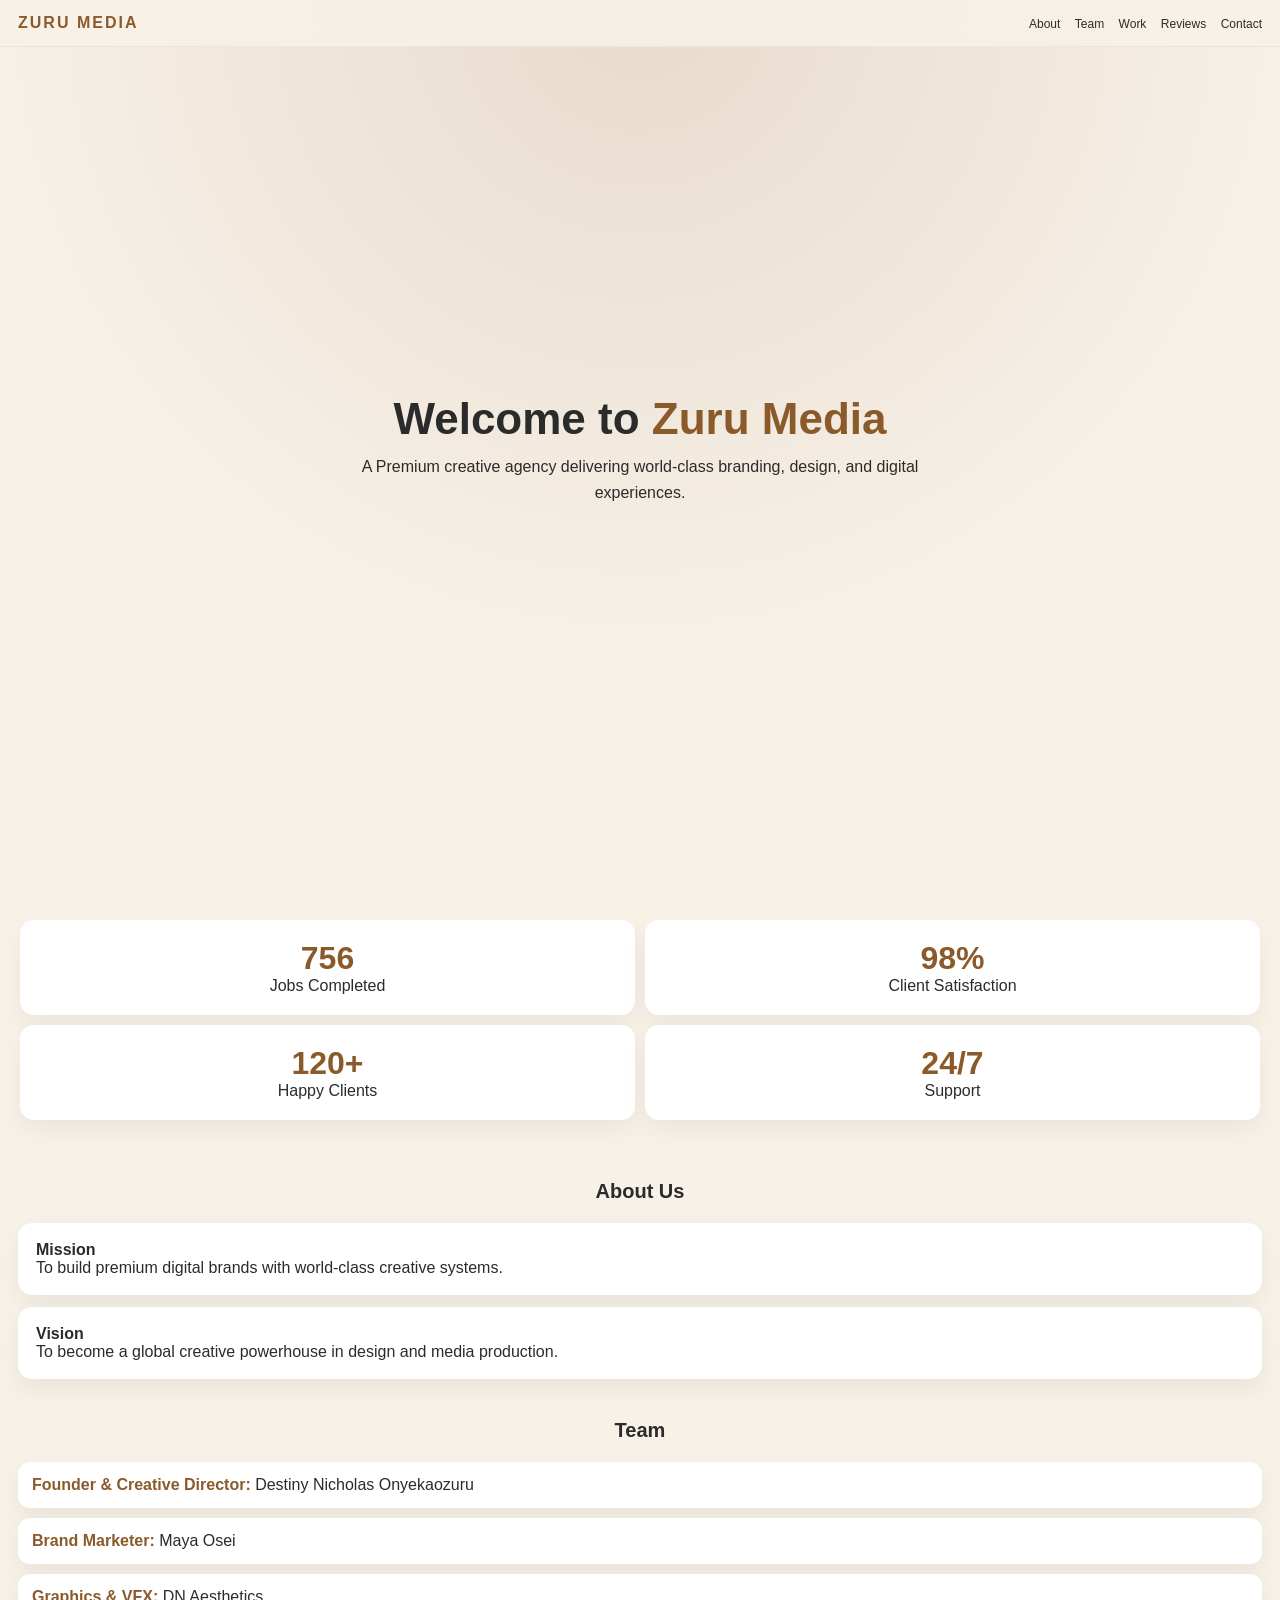
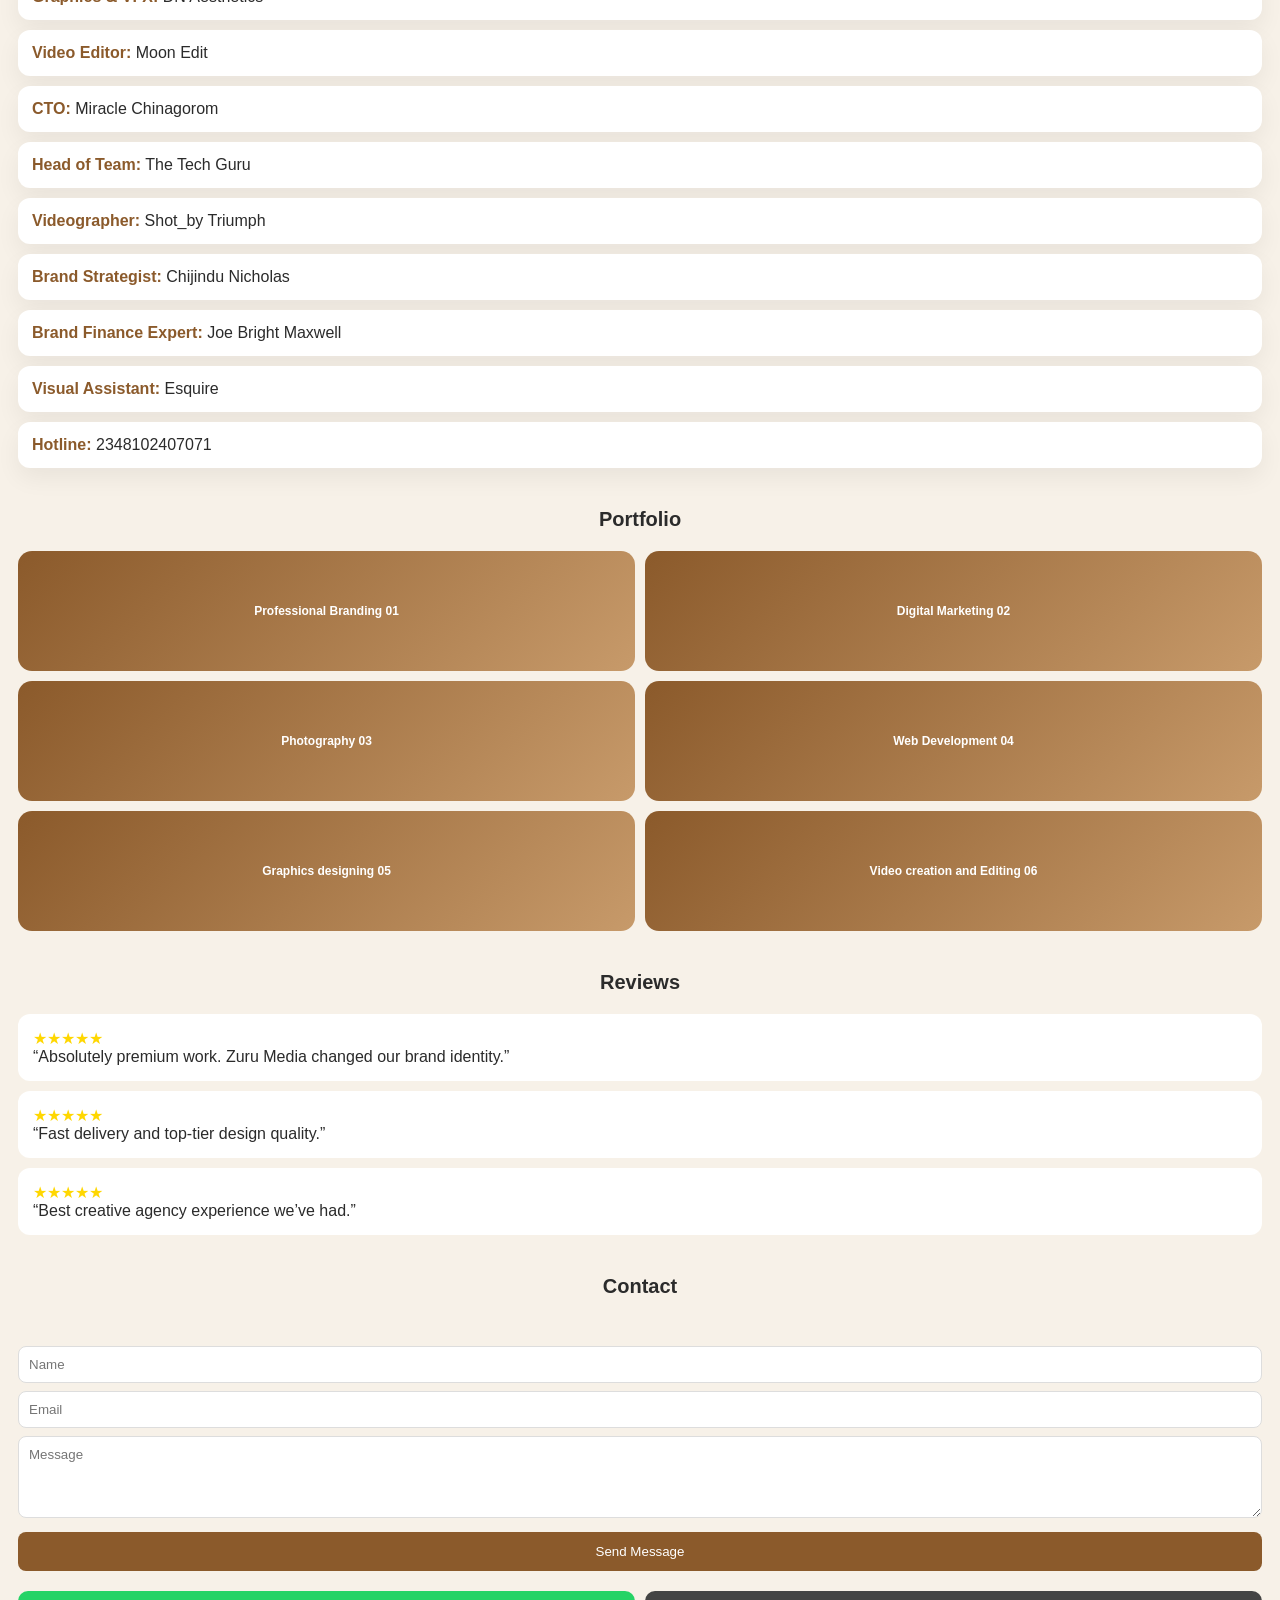
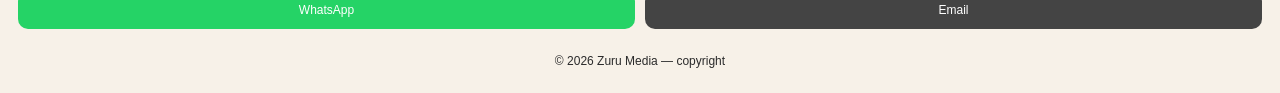
<file: index.html>
<!DOCTYPE html>
<html lang="en">
<head>
<meta charset="UTF-8">
<meta name="viewport" content="width=device-width, initial-scale=1.0">
<title>Zuru Media — Official Website</title>

<style>
:root{
    --cedar-brown:#8B5A2B;
    --silk-milk:#F7F1E8;
    --dark:#111;
    --text:#2b2b2b;
    --glass:rgba(255,255,255,0.7);
}

*{
    margin:0;
    padding:0;
    box-sizing:border-box;
    font-family:-apple-system, BlinkMacSystemFont, "Segoe UI", Arial;
}

body{
    background:var(--silk-milk);
    color:var(--text);
    scroll-behavior:smooth;
}

/* HEADER */
header{
    position:fixed;
    top:0;
    width:100%;
    background:rgba(247,241,232,0.85);
    backdrop-filter:blur(20px);
    display:flex;
    justify-content:space-between;
    align-items:center;
    padding:14px 18px;
    border-bottom:1px solid #e6e6e6;
    z-index:1000;
}

.logo{
    font-weight:900;
    color:var(--cedar-brown);
    letter-spacing:2px;
}

nav a{
    margin-left:10px;
    font-size:12px;
    text-decoration:none;
    color:var(--text);
}

nav a:hover{
    color:var(--cedar-brown);
}

/* HERO */
.hero{
    height:100vh;
    display:flex;
    align-items:center;
    justify-content:center;
    text-align:center;
    padding:20px;
    background:radial-gradient(circle at top, rgba(139,90,43,0.15), transparent 60%);
}

.hero h1{
    font-size:44px;
}

.hero span{
    color:var(--cedar-brown);
}

.hero p{
    margin-top:10px;
    max-width:600px;
    line-height:1.6;
}

/* STATS */
.stats{
    display:grid;
    grid-template-columns:1fr 1fr;
    gap:10px;
    padding:20px;
}

.stat{
    background:white;
    padding:20px;
    border-radius:14px;
    text-align:center;
    box-shadow:0 10px 25px rgba(0,0,0,0.05);
}

.stat h2{
    color:var(--cedar-brown);
    font-size:32px;
}

/* SECTION TITLE */
.title{
    text-align:center;
    margin:40px 0 20px;
    font-size:20px;
}

/* ABOUT */
.about{
    padding:0 18px;
}

.card{
    background:white;
    padding:18px;
    margin-bottom:12px;
    border-radius:14px;
    box-shadow:0 10px 25px rgba(0,0,0,0.06);
}

/* ===================== */
/* ✅ TEAM SECTION ADDED */
/* ===================== */

.team{
    padding:0 18px;
}

.member{
    background:white;
    padding:14px;
    margin-bottom:10px;
    border-radius:12px;
    box-shadow:0 10px 25px rgba(0,0,0,0.06);
}

.member b{
    color:var(--cedar-brown);
}

/* PORTFOLIO */
.gallery{
    display:grid;
    grid-template-columns:1fr 1fr;
    gap:10px;
    padding:0 18px;
}

.item{
    height:120px;
    border-radius:14px;
    background:linear-gradient(135deg,var(--cedar-brown),#c79a6a);
    display:flex;
    align-items:center;
    justify-content:center;
    color:white;
    font-size:12px;
    font-weight:600;
    cursor:pointer;
}

/* REVIEWS */
.reviews{
    padding:0 18px;
}

.review{
    background:white;
    padding:15px;
    margin-bottom:10px;
    border-radius:12px;
}

.stars{ color:gold; }

/* CONTACT */
.contact{
    padding:20px 18px;
}

input,textarea{
    width:100%;
    margin-top:8px;
    padding:10px;
    border-radius:8px;
    border:1px solid #ddd;
}

button{
    width:100%;
    margin-top:10px;
    padding:12px;
    border:none;
    border-radius:8px;
    background:var(--cedar-brown);
    color:white;
}

/* ACTION BUTTONS */
.actions{
    display:flex;
    gap:10px;
    padding:0 18px;
}

.btn{
    flex:1;
    text-align:center;
    padding:12px;
    border-radius:10px;
    text-decoration:none;
    font-size:12px;
    color:white;
}

.wa{background:#25D366;}
.mail{background:#444;}

/* MODAL */
.modal{
    position:fixed;
    inset:0;
    background:rgba(0,0,0,0.6);
    display:none;
    align-items:center;
    justify-content:center;
}

.modal-content{
    background:white;
    padding:20px;
    border-radius:14px;
    width:85%;
    max-width:400px;
}

/* ANIM */
@keyframes fadeUp{
    from{opacity:0;transform:translateY(20px);}
    to{opacity:1;transform:translateY(0);}
}
</style>
</head>

<body>

<header>
    <div class="logo">ZURU MEDIA</div>
    <nav>
        <a href="#about">About</a>
        <a href="#team">Team</a>
        <a href="#work">Work</a>
        <a href="#reviews">Reviews</a>
        <a href="#contact">Contact</a>
    </nav>
</header>

<!-- HERO -->
<section class="hero">
    <div>
        <h1>Welcome to <span>Zuru Media</span></h1>
        <p>A Premium creative agency delivering world-class branding, design, and digital experiences.</p>
    </div>
</section>

<!-- STATS -->
<div class="stats">
    <div class="stat">
        <h2 id="jobs">756</h2>
        <p>Jobs Completed</p>
    </div>

    <div class="stat">
        <h2>98%</h2>
        <p>Client Satisfaction</p>
    </div>

    <div class="stat">
        <h2>120+</h2>
        <p>Happy Clients</p>
    </div>

    <div class="stat">
        <h2>24/7</h2>
        <p>Support</p>
    </div>
</div>

<!-- ABOUT -->
<h2 class="title" id="about">About Us</h2>
<div class="about">
    <div class="card">
        <b>Mission</b>
        <p>To build premium digital brands with world-class creative systems.</p>
    </div>

    <div class="card">
        <b>Vision</b>
        <p>To become a global creative powerhouse in design and media production.</p>
    </div>
</div>

<!-- ===================== -->
<!-- ✅ TEAM SECTION HERE -->
<!-- ===================== -->

<h2 class="title" id="team">Team</h2>

<div class="team">

    <div class="member"><b>Founder & Creative Director:</b> Destiny Nicholas Onyekaozuru</div>
    <div class="member"><b>Brand Marketer:</b> Maya Osei</div>
    <div class="member"><b>Graphics & VFX:</b> DN Aesthetics</div>
    <div class="member"><b>Video Editor:</b> Moon Edit</div>
    <div class="member"><b>CTO:</b> Miracle Chinagorom</div>
    <div class="member"><b>Head of Team:</b> The Tech Guru</div>
    <div class="member"><b>Videographer:</b> Shot_by Triumph</div>
    <div class="member"><b>Brand Strategist:</b> Chijindu Nicholas</div>
    <div class="member"><b>Brand Finance Expert:</b> Joe Bright Maxwell</div>
    <div class="member"><b>Visual Assistant:</b> Esquire</div>
    <div class="member"><b>Hotline:</b> 2348102407071</div>

</div>

<!-- PORTFOLIO -->
<h2 class="title" id="work">Portfolio</h2>

<div class="gallery">
    <div class="item" onclick="openModal('Brand Identity Project')">Professional Branding 01</div>
    <div class="item" onclick="openModal('Logo Design Project')">Digital Marketing  02</div>
    <div class="item" onclick="openModal('Motion Graphics')">Photography 03</div>
    <div class="item" onclick="openModal('Web UI Design')">Web Development 04</div>
    <div class="item" onclick="openModal('Poster Design')">Graphics designing 05</div>
    <div class="item" onclick="openModal('Video Editing')">Video creation and Editing 06</div>
</div>

<!-- REVIEWS -->
<h2 class="title" id="reviews">Reviews</h2>

<div class="reviews">
    <div class="review">
        <div class="stars">★★★★★</div>
        “Absolutely premium work. Zuru Media changed our brand identity.”
    </div>

    <div class="review">
        <div class="stars">★★★★★</div>
        “Fast delivery and top-tier design quality.”
    </div>

    <div class="review">
        <div class="stars">★★★★★</div>
        “Best creative agency experience we’ve had.”
    </div>
</div>

<!-- CONTACT -->
<h2 class="title" id="contact">Contact</h2>

<div class="contact">
    <input placeholder="Name">
    <input placeholder="Email">
    <textarea rows="4" placeholder="Message"></textarea>
    <button onclick="send()">Send Message</button>
</div>

<div class="actions">
    <a class="btn wa" href="https://wa.me/2348102407071" target="_blank">WhatsApp</a>
    <a class="btn mail" href="mailto:chijindunicholasdestiny05@gmail.com">Email</a>
</div>

<!-- MODAL -->
<div class="modal" id="modal">
    <div class="modal-content">
        <h3 id="modalText">Project</h3>
        <br>
        <button onclick="closeModal()">Close</button>
    </div>
</div>

<footer style="text-align:center;padding:25px;font-size:12px;">
    © 2026 Zuru Media — copyright
</footer>

<script>
// COUNTER
let count = 0;
let target = 756;

setInterval(()=>{
    if(count < target){
        count += 6;
        document.getElementById("jobs").innerText = count;
    }
},10);

// MODAL
function openModal(text){
    document.getElementById("modalText").innerText = text;
    document.getElementById("modal").style.display="flex";
}

function closeModal(){
    document.getElementById("modal").style.display="none";
}

// CONTACT
function send(){
    let name = document.querySelector(".contact input:nth-of-type(1)").value;
    let email = document.querySelector(".contact input:nth-of-type(2)").value;
    let message = document.querySelector(".contact textarea").value;

    let subject = "Message from Zuru Media Website - " + name;

    let body = 
`Name: ${name}
Email: ${email}

Message:
${message}`;

    let gmailLink = "https://mail.google.com/mail/?view=cm&fs=1&to=chijindunicholasdestiny05@gmail.com"
        + "&su=" + encodeURIComponent(subject)
        + "&body=" + encodeURIComponent(body);

    window.open(gmailLink, "_blank");
}
}
</script>

</body>
  </html>
</file>
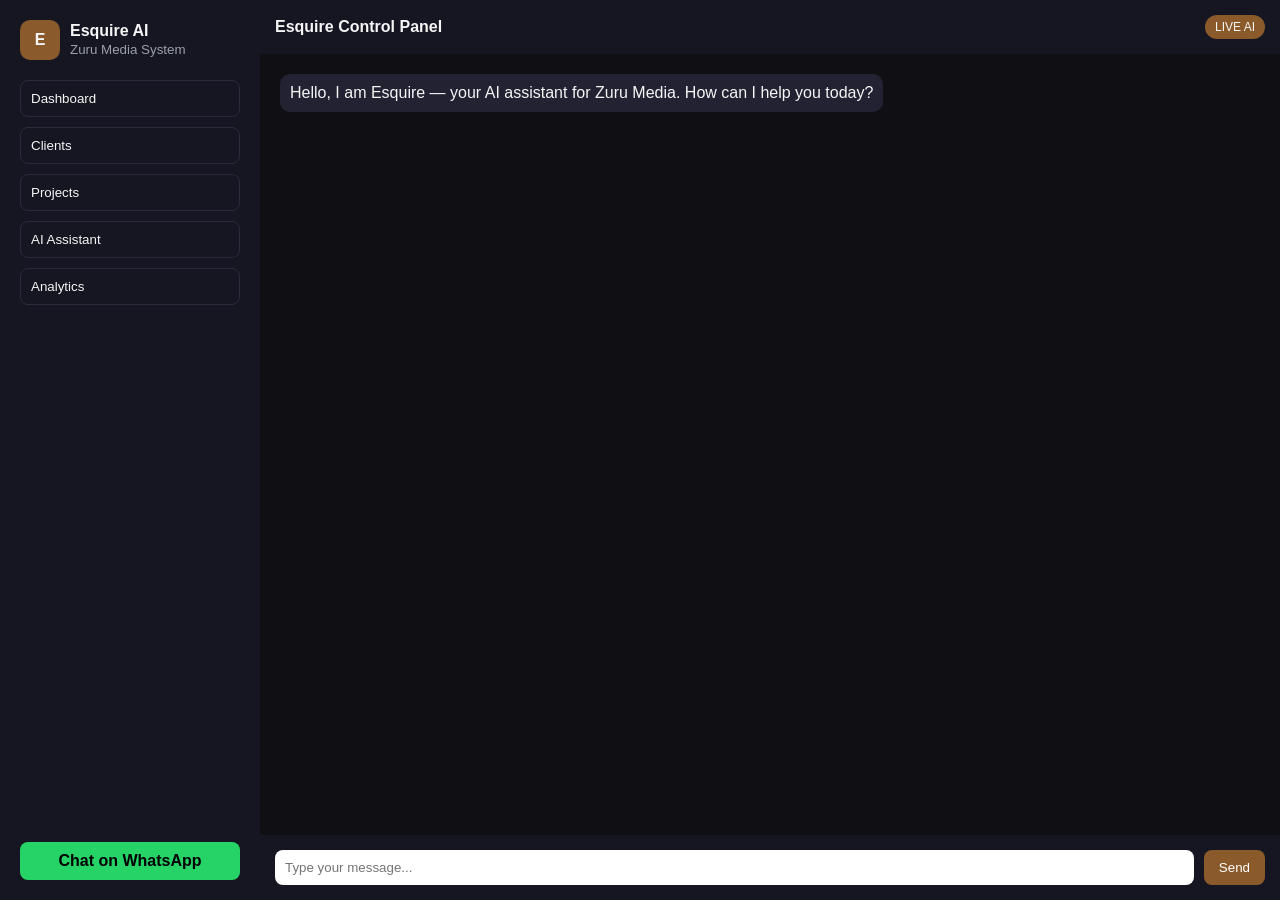
<file: esquire-dashboard.html>
<!DOCTYPE html>
<html lang="en">
<head>
<meta charset="UTF-8">
<meta name="viewport" content="width=device-width, initial-scale=1.0">
<title>Esquire AI — Zuru Media System</title>

<style>
:root{
    --dark:#0f0f14;
    --panel:#161622;
    --accent:#8B5A2B;
    --text:#f5f5f5;
    --muted:#9aa0a6;
}

*{margin:0;padding:0;box-sizing:border-box;font-family:Arial, sans-serif;}

body{
    background:var(--dark);
    color:var(--text);
    display:flex;
    height:100vh;
}

/* SIDEBAR */
.sidebar{
    width:260px;
    background:var(--panel);
    padding:20px;
    display:flex;
    flex-direction:column;
    gap:20px;
}

.logo{
    display:flex;
    align-items:center;
    gap:10px;
}

.logo-box{
    width:40px;
    height:40px;
    background:var(--accent);
    display:flex;
    align-items:center;
    justify-content:center;
    border-radius:10px;
    font-weight:bold;
}

.nav{
    display:flex;
    flex-direction:column;
    gap:10px;
}

.nav button{
    background:transparent;
    border:1px solid #2a2a3a;
    color:var(--text);
    padding:10px;
    text-align:left;
    cursor:pointer;
    border-radius:8px;
}

.nav button:hover{
    background:var(--accent);
}

/* MAIN */
.main{
    flex:1;
    display:flex;
    flex-direction:column;
}

/* HEADER */
.header{
    padding:15px;
    background:var(--panel);
    display:flex;
    justify-content:space-between;
    align-items:center;
}

.badge{
    padding:5px 10px;
    background:var(--accent);
    border-radius:20px;
    font-size:12px;
}

/* CHAT */
.chat{
    flex:1;
    padding:20px;
    overflow-y:auto;
    display:flex;
    flex-direction:column;
    gap:10px;
}

.msg{
    padding:10px;
    border-radius:10px;
    max-width:70%;
}

.bot{
    background:#222233;
    align-self:flex-start;
}

.user{
    background:var(--accent);
    align-self:flex-end;
}

.input-box{
    display:flex;
    padding:15px;
    background:var(--panel);
    gap:10px;
}

input{
    flex:1;
    padding:10px;
    border:none;
    border-radius:8px;
    outline:none;
}

button.send{
    background:var(--accent);
    border:none;
    padding:10px 15px;
    color:white;
    cursor:pointer;
    border-radius:8px;
}

/* WHATSAPP */
.wa{
    margin-top:auto;
    padding:10px;
    background:#25D366;
    text-align:center;
    border-radius:8px;
    color:#000;
    font-weight:bold;
    text-decoration:none;
}
</style>
</head>

<body>

<!-- SIDEBAR -->
<div class="sidebar">
    <div class="logo">
        <div class="logo-box">E</div>
        <div>
            <div><b>Esquire AI</b></div>
            <small style="color:var(--muted)">Zuru Media System</small>
        </div>
    </div>

    <div class="nav">
        <button>Dashboard</button>
        <button>Clients</button>
        <button>Projects</button>
        <button>AI Assistant</button>
        <button>Analytics</button>
    </div>

    <a class="wa" href="https://wa.me/2348102407071" target="_blank">
        Chat on WhatsApp
    </a>
</div>

<!-- MAIN -->
<div class="main">

    <div class="header">
        <div><b>Esquire Control Panel</b></div>
        <div class="badge">LIVE AI</div>
    </div>

    <div class="chat" id="chat">
        <div class="msg bot">Hello, I am Esquire — your AI assistant for Zuru Media. How can I help you today?</div>
    </div>

    <div class="input-box">
        <input id="input" placeholder="Type your message..." />
        <button class="send" onclick="sendMsg()">Send</button>
    </div>

</div>

<script>
function sendMsg(){
    let input = document.getElementById("input");
    let chat = document.getElementById("chat");

    let text = input.value;
    if(!text) return;

    // user message
    let userMsg = document.createElement("div");
    userMsg.className = "msg user";
    userMsg.innerText = text;
    chat.appendChild(userMsg);

    // bot response (simple AI logic placeholder)
    let botMsg = document.createElement("div");
    botMsg.className = "msg bot";

    let reply = "";

    if(text.toLowerCase().includes("price")){
        reply = "Our pricing depends on project type. Would you like branding, video editing, or full production?";
    }
    else if(text.toLowerCase().includes("hello")){
        reply = "Hello! Welcome to Esquire AI. How can I assist your creative project today?";
    }
    else if(text.toLowerCase().includes("video")){
        reply = "We can create cinematic, commercial, and social media videos. Tell me your idea.";
    }
    else{
        reply = "I understand. Esquire is processing your request. A team member may follow up via WhatsApp.";
    }

    botMsg.innerText = reply;
    chat.appendChild(botMsg);

    input.value = "";
    chat.scrollTop = chat.scrollHeight;
}
</script>

</body>
  </html>
</file>
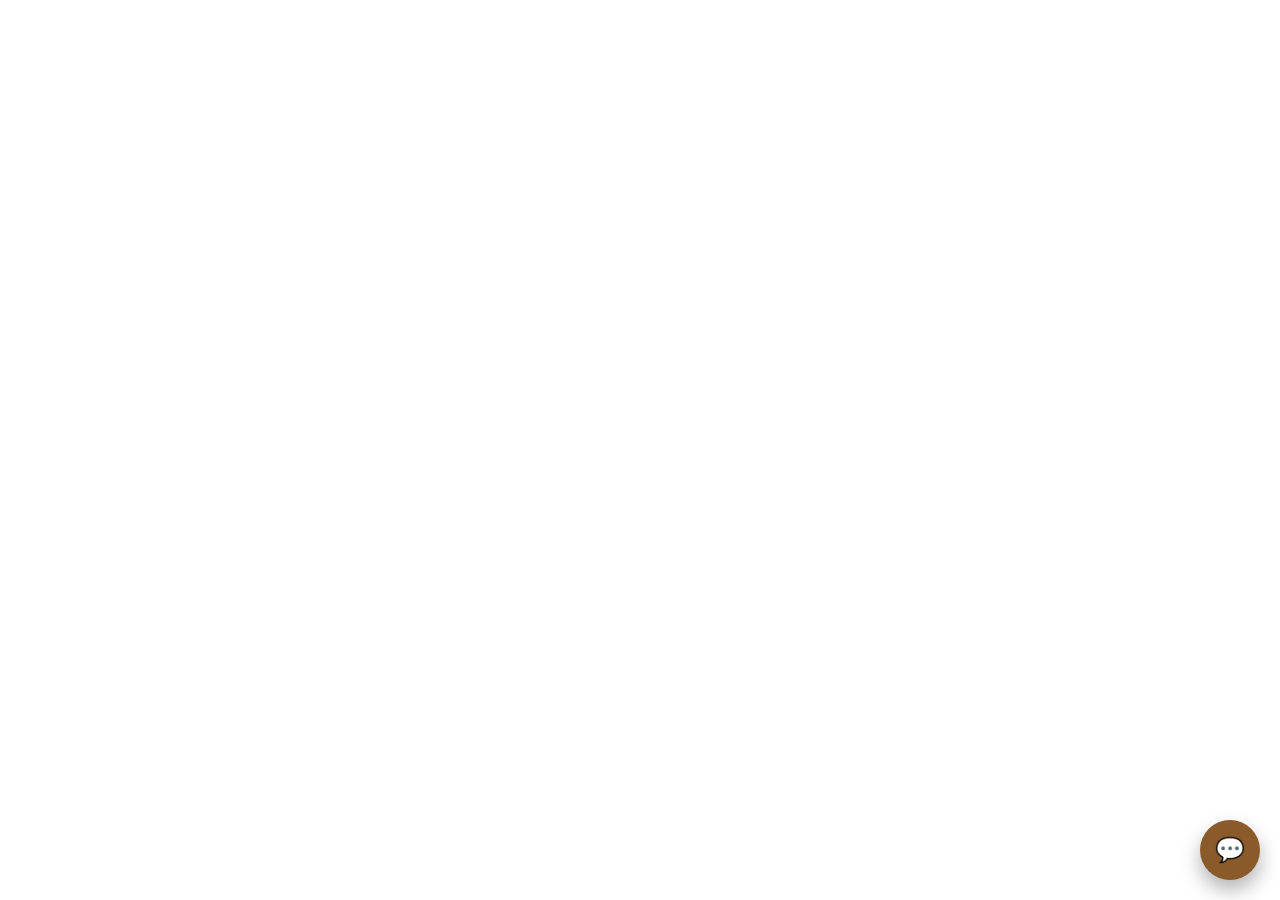
<file: esquire-floating.html>
<!DOCTYPE html>
<html lang="en">
<head>
<meta charset="UTF-8">
<meta name="viewport" content="width=device-width, initial-scale=1.0">
<title>Esquire AI Floating Chat</title>

<style>
:root{
    --bg:#0f0f14;
    --panel:#1a1a25;
    --accent:#8B5A2B;
    --text:#fff;
}

/* Floating Button */
#chatBtn{
    position:fixed;
    bottom:20px;
    right:20px;
    width:60px;
    height:60px;
    background:var(--accent);
    color:white;
    border-radius:50%;
    display:flex;
    align-items:center;
    justify-content:center;
    font-size:24px;
    cursor:pointer;
    box-shadow:0 10px 20px rgba(0,0,0,0.3);
    z-index:999;
}

/* Chat Box */
#chatBox{
    position:fixed;
    bottom:90px;
    right:20px;
    width:320px;
    height:420px;
    background:var(--panel);
    border-radius:15px;
    display:none;
    flex-direction:column;
    overflow:hidden;
    box-shadow:0 10px 30px rgba(0,0,0,0.4);
    z-index:999;
}

/* Header */
.header{
    background:var(--accent);
    padding:10px;
    color:white;
    font-weight:bold;
    display:flex;
    justify-content:space-between;
    align-items:center;
}

/* Messages */
.messages{
    flex:1;
    padding:10px;
    overflow-y:auto;
    display:flex;
    flex-direction:column;
    gap:8px;
    background:#111;
}

.msg{
    padding:8px;
    border-radius:10px;
    max-width:80%;
    font-size:14px;
}

.user{background:var(--accent); align-self:flex-end;}
.bot{background:#2a2a3a; align-self:flex-start;}

/* Input */
.inputArea{
    display:flex;
    padding:8px;
    background:#1a1a25;
}

input{
    flex:1;
    padding:8px;
    border:none;
    border-radius:8px;
    outline:none;
}

button{
    background:var(--accent);
    border:none;
    color:white;
    padding:8px 10px;
    margin-left:5px;
    border-radius:8px;
    cursor:pointer;
}

/* WhatsApp */
.wa{
    text-align:center;
    padding:8px;
    background:#25D366;
    color:black;
    font-weight:bold;
    text-decoration:none;
    font-size:13px;
}
</style>
</head>

<body>

<!-- FLOAT BUTTON -->
<div id="chatBtn">💬</div>

<!-- CHAT BOX -->
<div id="chatBox">

    <div class="header">
        Esquire AI
        <span onclick="toggleChat()" style="cursor:pointer;">✖</span>
    </div>

    <div class="messages" id="messages">
        <div class="msg bot">Hello 👋 I am Esquire, your Zuru Media assistant. How can I help?</div>
    </div>

    <div class="inputArea">
        <input id="input" placeholder="Ask Esquire..." />
        <button onclick="send()">➤</button>
    </div>

    <a class="wa"
       href="https://wa.me/2348102407071?text=Hello%20Zuru%20Media%2C%20I%20need%20help%20from%20Esquire%20AI"
       target="_blank">
       Continue on WhatsApp
    </a>

</div>

<script>
let chatBox = document.getElementById("chatBox");
let chatBtn = document.getElementById("chatBtn");

chatBtn.onclick = toggleChat;

function toggleChat(){
    chatBox.style.display = chatBox.style.display === "flex" ? "none" : "flex";
}

/* Simple AI Logic (No backend) */
function send(){
    let input = document.getElementById("input");
    let msg = input.value;
    if(!msg) return;

    addMessage(msg, "user");

    let reply = getReply(msg.toLowerCase());

    setTimeout(()=> addMessage(reply, "bot"), 500);

    input.value = "";
}

function addMessage(text, type){
    let div = document.createElement("div");
    div.className = "msg " + type;
    div.innerText = text;
    document.getElementById("messages").appendChild(div);
}

/* Fake intelligence rules */
function getReply(text){
    if(text.includes("price")){
        return "Our pricing depends on the service: branding, video editing, or full production.";
    }
    if(text.includes("video")){
        return "We create cinematic ads, reels, and promotional videos. Tell me your idea.";
    }
    if(text.includes("hello")){
        return "Hello! Welcome to Esquire AI at Zuru Media.";
    }
    if(text.includes("contact")){
        return "You can reach our team anytime via WhatsApp below.";
    }
    return "I understand your request. Tap WhatsApp below to speak directly with the Zuru Media team.";
}
</script>

</body>
          </html>
</file>
